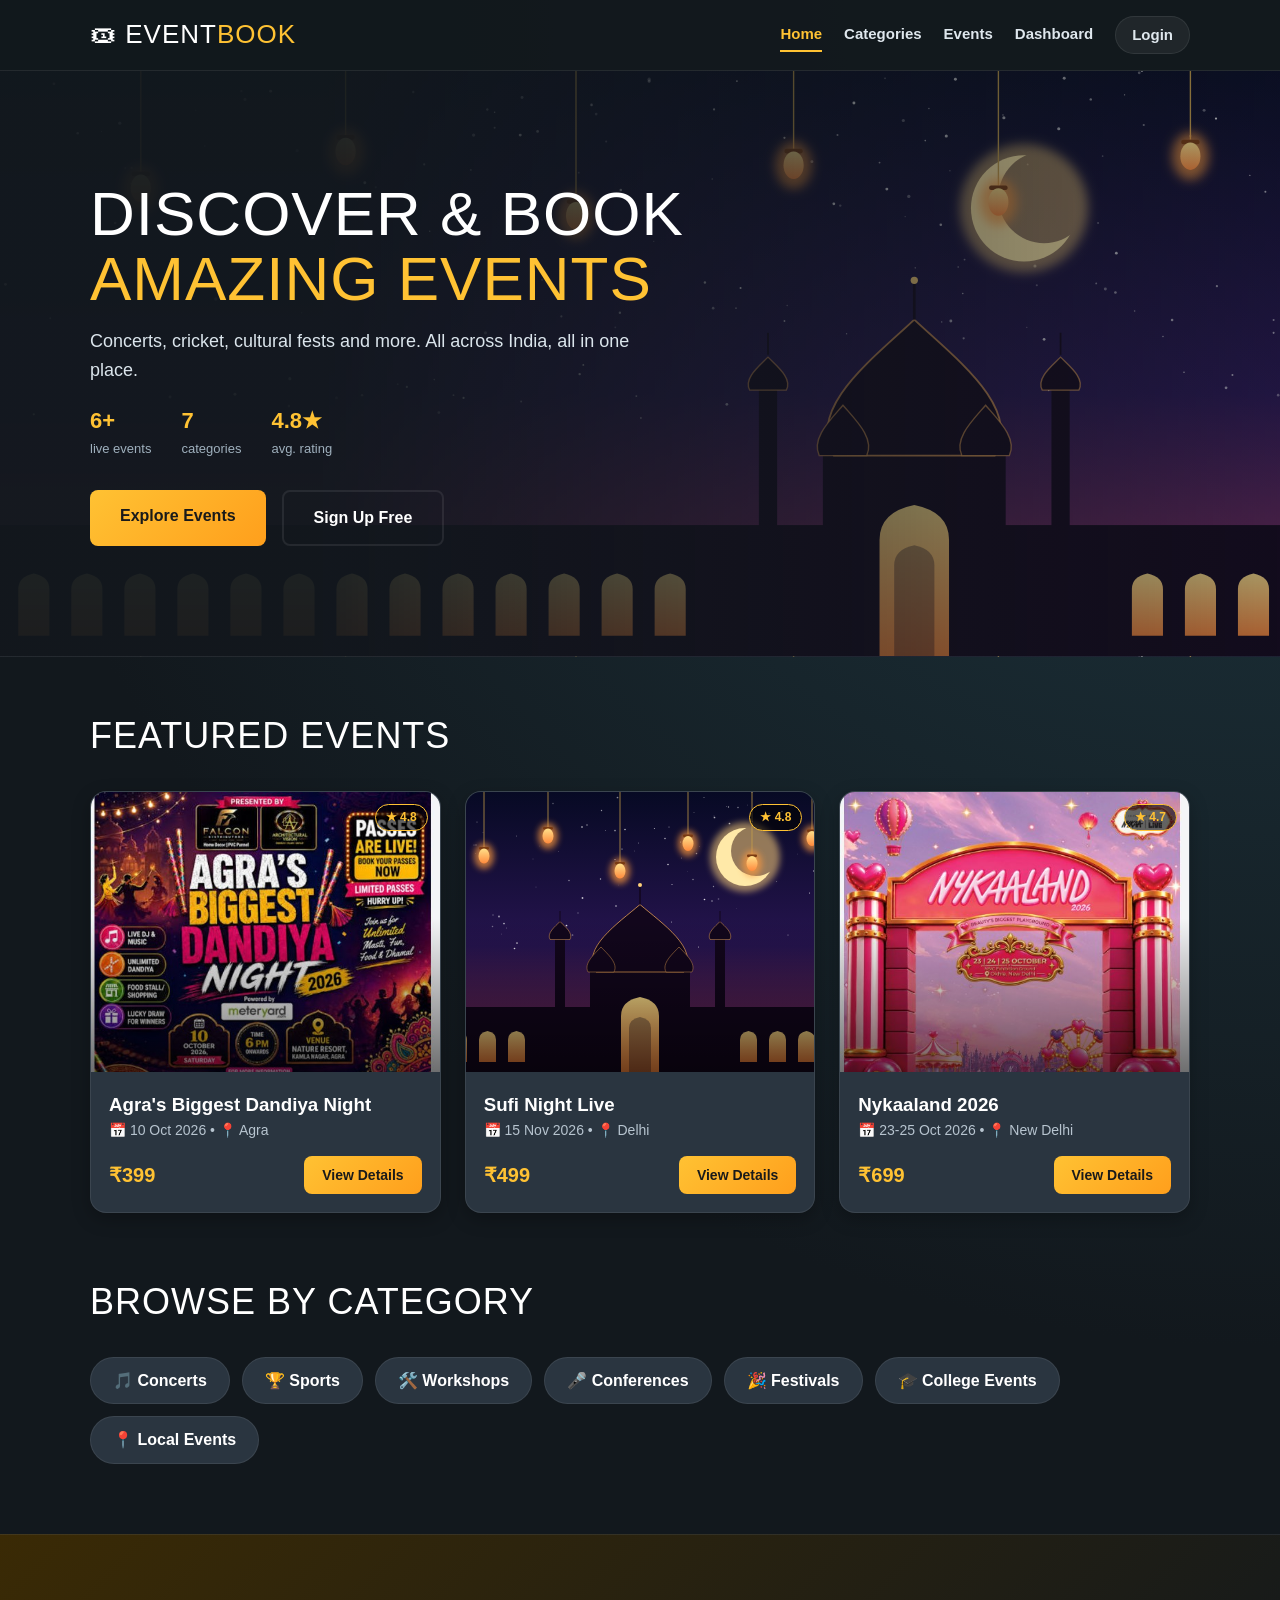
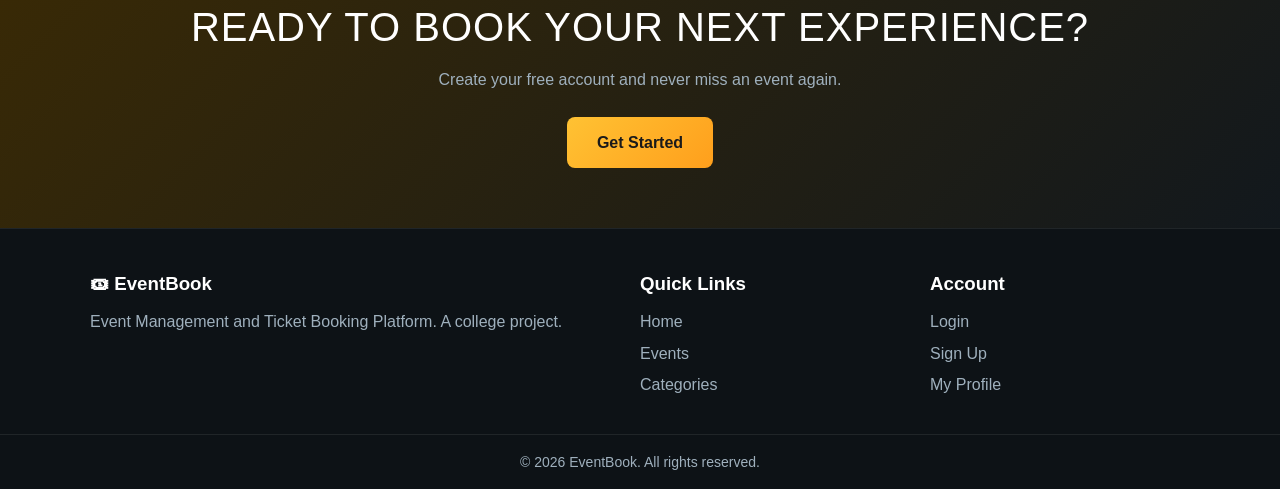
<file: member4-frontend/index.html>
<!DOCTYPE html>
<html lang="en">
<head>
    <meta charset="UTF-8">
    <meta name="viewport" content="width=device-width, initial-scale=1.0">
    <title>EventBook | Event Management and Ticket Booking</title>
    <link rel="stylesheet" href="style.css">
</head>
<body>

    <!-- Header / Navigation -->
    <header class="site-header">
        <div class="wrapper header-inner">
            <a href="index.html" class="logo">🎟 Event<span>Book</span></a>
            <nav class="top-menu">
                <a href="index.html" class="active">Home</a>
                <a href="../member3-events/categories.html">Categories</a>
                <a href="../member3-events/events.html">Events</a>
                <a href="../member2-user/dashboard.html">Dashboard</a>
                <a href="../member1-auth/login.html" class="login-btn">Login</a>
            </nav>
        </div>
    </header>

    <!-- Hero -->
    <section class="hero">
        <div class="wrapper hero-content">
            <h1>Discover &amp; Book <span>Amazing Events</span></h1>
            <p>Concerts, cricket, cultural fests and more. All across India, all in one place.</p>
            <div class="hero-stats">
                <div><strong>6+</strong><span>live events</span></div>
                <div><strong>7</strong><span>categories</span></div>
                <div><strong>4.8★</strong><span>avg. rating</span></div>
            </div>
            <div class="hero-links">
                <a href="../member3-events/events.html" class="main-link">Explore Events</a>
                <a href="../member1-auth/signup.html" class="outline-link">Sign Up Free</a>
            </div>
        </div>
    </section>

    <!-- Featured events -->
    <section class="section wrapper">
        <h2 class="section-title">Featured Events</h2>
        <div class="featured-grid">
            <article class="featured-item">
                <div class="featured-image-wrap">
                    <div class="featured-image">
                        <img src="images/dandiya-night.jpg" alt="Agra's Biggest Dandiya Night">
                        <span class="rating">★ 4.8</span>
                    </div>
                </div>
                <div class="featured-body">
                    <h3>Agra's Biggest Dandiya Night</h3>
                    <p>📅 10 Oct 2026 &bull; 📍 Agra</p>
                    <div class="featured-bottom">
                        <span class="price">₹399</span>
                        <a href="../member3-events/event-details.html" class="small-link">View Details</a>
                    </div>
                </div>
            </article>

            <article class="featured-item">
                <div class="featured-image-wrap">
                    <div class="featured-image">
                        <img src="images/sufi-night.svg" alt="Sufi Night Live">
                        <span class="rating">★ 4.8</span>
                    </div>
                </div>
                <div class="featured-body">
                    <h3>Sufi Night Live</h3>
                    <p>📅 15 Nov 2026 &bull; 📍 Delhi</p>
                    <div class="featured-bottom">
                        <span class="price">₹499</span>
                        <a href="../member3-events/event-details.html" class="small-link">View Details</a>
                    </div>
                </div>
            </article>

            <article class="featured-item">
                <div class="featured-image-wrap">
                    <div class="featured-image">
                        <img src="images/nykaaland.jpg" alt="Nykaaland 2026">
                        <span class="rating">★ 4.7</span>
                    </div>
                </div>
                <div class="featured-body">
                    <h3>Nykaaland 2026</h3>
                    <p>📅 23-25 Oct 2026 &bull; 📍 New Delhi</p>
                    <div class="featured-bottom">
                        <span class="price">₹699</span>
                        <a href="../member3-events/event-details.html" class="small-link">View Details</a>
                    </div>
                </div>
            </article>

        </div>
    </section>

    <!-- Categories preview -->
    <section class="section wrapper">
        <h2 class="section-title">Browse by Category</h2>
        <div class="category-preview">
            <a href="../member3-events/categories.html">🎵 Concerts</a>
            <a href="../member3-events/categories.html">🏆 Sports</a>
            <a href="../member3-events/categories.html">🛠️ Workshops</a>
            <a href="../member3-events/categories.html">🎤 Conferences</a>
            <a href="../member3-events/categories.html">🎉 Festivals</a>
            <a href="../member3-events/categories.html">🎓 College Events</a>
            <a href="../member3-events/categories.html">📍 Local Events</a>
        </div>
    </section>

    <!-- Call to action -->
    <section class="cta-section">
        <div class="wrapper">
            <h2>Ready to book your next experience?</h2>
            <p>Create your free account and never miss an event again.</p>
            <a href="../member1-auth/signup.html" class="main-link">Get Started</a>
        </div>
    </section>

    <!-- Footer -->
    <footer class="site-footer">
        <div class="wrapper footer-grid">
            <div>
                <h3>🎟 EventBook</h3>
                <p>Event Management and Ticket Booking Platform. A college project.</p>
            </div>
            <div>
                <h3>Quick Links</h3>
                <ul>
                    <li><a href="index.html">Home</a></li>
                    <li><a href="../member3-events/events.html">Events</a></li>
                    <li><a href="../member3-events/categories.html">Categories</a></li>
                </ul>
            </div>
            <div>
                <h3>Account</h3>
                <ul>
                    <li><a href="../member1-auth/login.html">Login</a></li>
                    <li><a href="../member1-auth/signup.html">Sign Up</a></li>
                    <li><a href="../member2-user/profile.html">My Profile</a></li>
                </ul>
            </div>
        </div>
        <p class="copyright">&copy; 2026 EventBook. All rights reserved.</p>
    </footer>

</body>
</html>
</file>
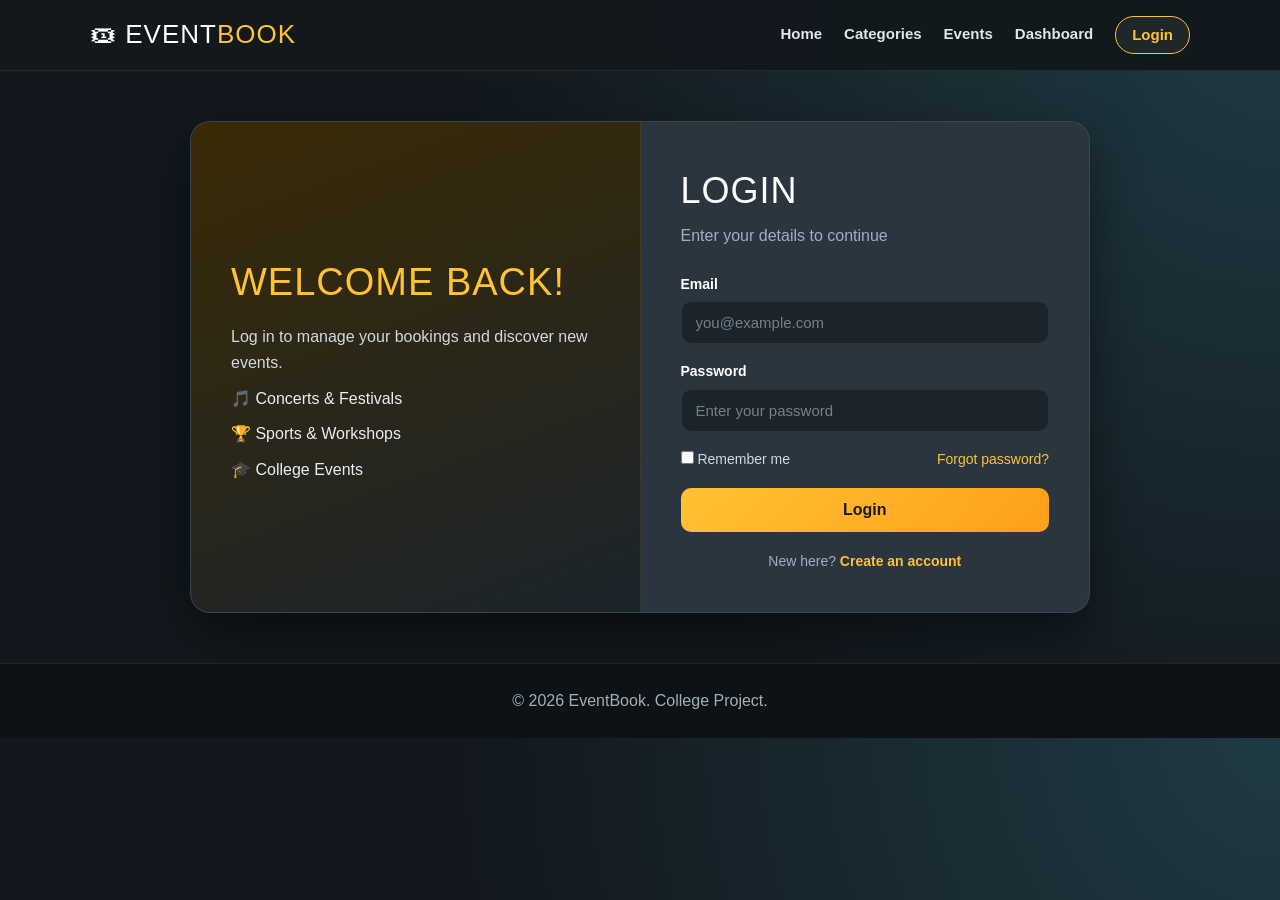
<file: member1-auth/login.html>
<!DOCTYPE html>
<html lang="en">
<head>
    <meta charset="UTF-8">
    <meta name="viewport" content="width=device-width, initial-scale=1.0">
    <title>Login | EventBook</title>
    <link rel="stylesheet" href="auth.css">
</head>
<body>

    <header class="site-header">
        <div class="wrapper header-inner">
            <a href="../member4-frontend/index.html" class="logo">🎟 Event<span>Book</span></a>
            <nav class="top-menu">
                <a href="../member4-frontend/index.html">Home</a>
                <a href="../member3-events/categories.html">Categories</a>
                <a href="../member3-events/events.html">Events</a>
                <a href="../member2-user/dashboard.html">Dashboard</a>
                <a href="login.html" class="login-btn active">Login</a>
            </nav>
        </div>
    </header>

    <!-- Login section -->
    <main class="auth-main">
        <div class="wrapper">
            <div class="auth-box">

                <div class="auth-info">
                    <h2>Welcome Back!</h2>
                    <p>Log in to manage your bookings and discover new events.</p>
                    <ul>
                        <li>🎵 Concerts &amp; Festivals</li>
                        <li>🏆 Sports &amp; Workshops</li>
                        <li>🎓 College Events</li>
                    </ul>
                </div>

                <div class="auth-form-area">
                    <h1>Login</h1>
                    <p class="subtitle">Enter your details to continue</p>

                    <!-- Static form: backend will be connected in a later phase -->
                    <form action="#" method="post">
                        <div class="form-group">
                            <label for="email">Email</label>
                            <input type="email" id="email" placeholder="you@example.com" required>
                        </div>

                        <div class="form-group">
                            <label for="password">Password</label>
                            <input type="password" id="password" placeholder="Enter your password" required>
                        </div>

                        <div class="remember-row">
                            <label><input type="checkbox"> Remember me</label>
                            <a href="#" class="small-link">Forgot password?</a>
                        </div>

                        <button type="submit" class="submit-button">Login</button>
                    </form>

                    <p class="switch-text">
                        New here? <a href="signup.html">Create an account</a>
                    </p>
                </div>

            </div>
        </div>
    </main>

    <footer class="site-footer">
        <p>&copy; 2026 EventBook. College Project.</p>
    </footer>

</body>
</html>
</file>
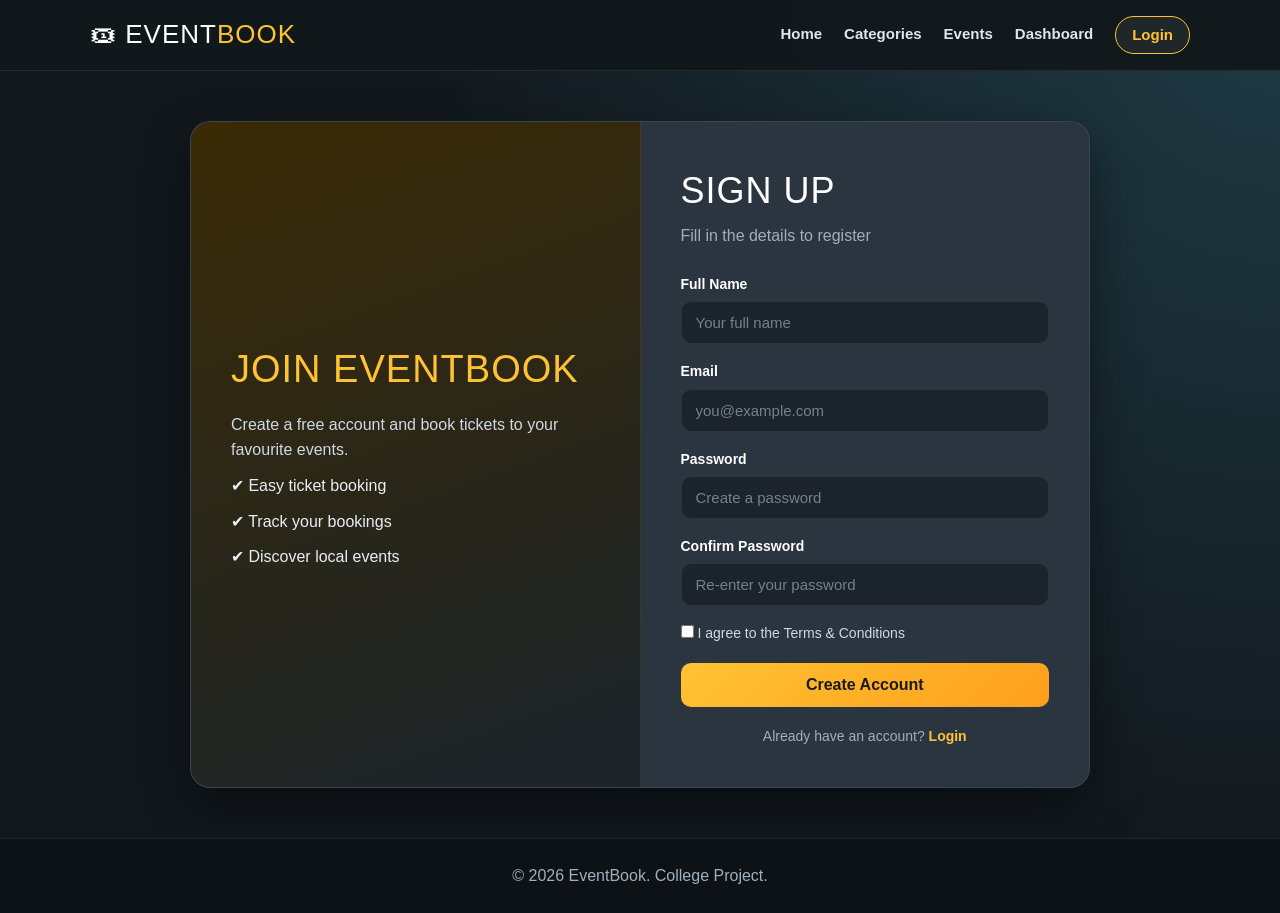
<file: member1-auth/signup.html>
<!DOCTYPE html>
<html lang="en">
<head>
    <meta charset="UTF-8">
    <meta name="viewport" content="width=device-width, initial-scale=1.0">
    <title>Sign Up | EventBook</title>
    <link rel="stylesheet" href="auth.css">
</head>
<body>

    <header class="site-header">
        <div class="wrapper header-inner">
            <a href="../member4-frontend/index.html" class="logo">🎟 Event<span>Book</span></a>
            <nav class="top-menu">
                <a href="../member4-frontend/index.html">Home</a>
                <a href="../member3-events/categories.html">Categories</a>
                <a href="../member3-events/events.html">Events</a>
                <a href="../member2-user/dashboard.html">Dashboard</a>
                <a href="login.html" class="login-btn active">Login</a>
            </nav>
        </div>
    </header>

    <main class="auth-main">
        <div class="wrapper">
            <div class="auth-box">

                <div class="auth-info">
                    <h2>Join EventBook</h2>
                    <p>Create a free account and book tickets to your favourite events.</p>
                    <ul>
                        <li>✔ Easy ticket booking</li>
                        <li>✔ Track your bookings</li>
                        <li>✔ Discover local events</li>
                    </ul>
                </div>

                <div class="auth-form-area">
                    <h1>Sign Up</h1>
                    <p class="subtitle">Fill in the details to register</p>

                    <form action="#" method="post">
                        <div class="form-group">
                            <label for="name">Full Name</label>
                            <input type="text" id="name" placeholder="Your full name" required>
                        </div>

                        <div class="form-group">
                            <label for="email">Email</label>
                            <input type="email" id="email" placeholder="you@example.com" required>
                        </div>

                        <div class="form-group">
                            <label for="password">Password</label>
                            <input type="password" id="password" placeholder="Create a password" required>
                        </div>

                        <div class="form-group">
                            <label for="confirm">Confirm Password</label>
                            <input type="password" id="confirm" placeholder="Re-enter your password" required>
                        </div>

                        <div class="remember-row">
                            <label><input type="checkbox" required> I agree to the Terms &amp; Conditions</label>
                        </div>

                        <button type="submit" class="submit-button">Create Account</button>
                    </form>

                    <p class="switch-text">
                        Already have an account? <a href="login.html">Login</a>
                    </p>
                </div>

            </div>
        </div>
    </main>

    <footer class="site-footer">
        <p>&copy; 2026 EventBook. College Project.</p>
    </footer>

</body>
</html>
</file>
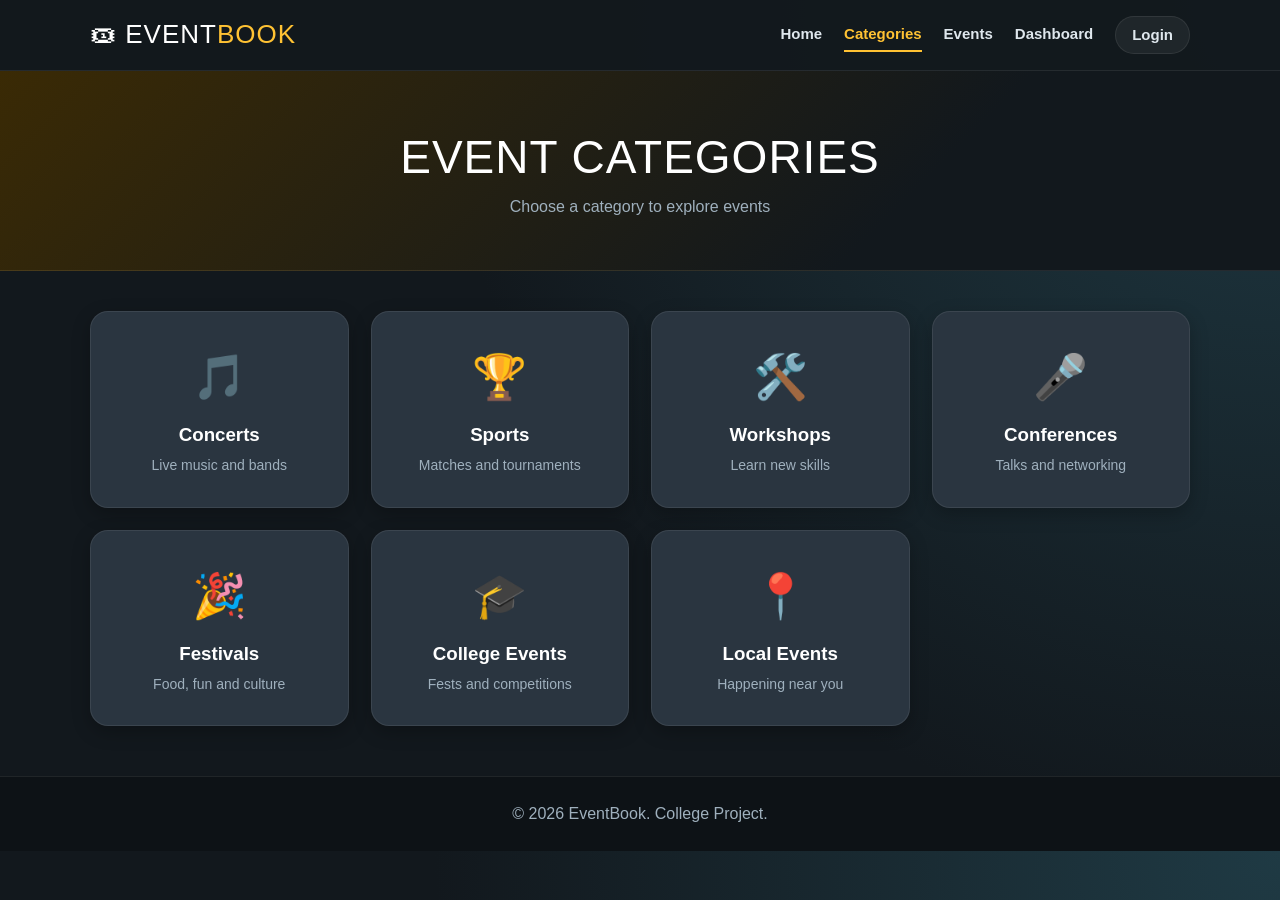
<file: member3-events/categories.html>
<!DOCTYPE html>
<html lang="en">
<head>
    <meta charset="UTF-8">
    <meta name="viewport" content="width=device-width, initial-scale=1.0">
    <title>Categories | EventBook</title>
    <link rel="stylesheet" href="events.css">
</head>
<body>

    <header class="site-header">
        <div class="wrapper header-inner">
            <a href="../member4-frontend/index.html" class="logo">🎟 Event<span>Book</span></a>
            <nav class="top-menu">
                <a href="../member4-frontend/index.html">Home</a>
                <a href="categories.html" class="active">Categories</a>
                <a href="events.html">Events</a>
                <a href="../member2-user/dashboard.html">Dashboard</a>
                <a href="../member1-auth/login.html" class="login-btn">Login</a>
            </nav>
        </div>
    </header>

    <section class="page-heading">
        <div class="wrapper">
            <h1>Event Categories</h1>
            <p>Choose a category to explore events</p>
        </div>
    </section>

    <main class="wrapper">
        <div class="category-grid">

            <a href="events.html" class="category-tile">
                <span class="category-icon">🎵</span>
                <h3>Concerts</h3>
                <p>Live music and bands</p>
            </a>

            <a href="events.html" class="category-tile">
                <span class="category-icon">🏆</span>
                <h3>Sports</h3>
                <p>Matches and tournaments</p>
            </a>

            <a href="events.html" class="category-tile">
                <span class="category-icon">🛠️</span>
                <h3>Workshops</h3>
                <p>Learn new skills</p>
            </a>

            <a href="events.html" class="category-tile">
                <span class="category-icon">🎤</span>
                <h3>Conferences</h3>
                <p>Talks and networking</p>
            </a>

            <a href="events.html" class="category-tile">
                <span class="category-icon">🎉</span>
                <h3>Festivals</h3>
                <p>Food, fun and culture</p>
            </a>

            <a href="events.html" class="category-tile">
                <span class="category-icon">🎓</span>
                <h3>College Events</h3>
                <p>Fests and competitions</p>
            </a>

            <a href="events.html" class="category-tile">
                <span class="category-icon">📍</span>
                <h3>Local Events</h3>
                <p>Happening near you</p>
            </a>

        </div>
    </main>

    <footer class="site-footer">
        <p>&copy; 2026 EventBook. College Project.</p>
    </footer>

</body>
</html>
</file>
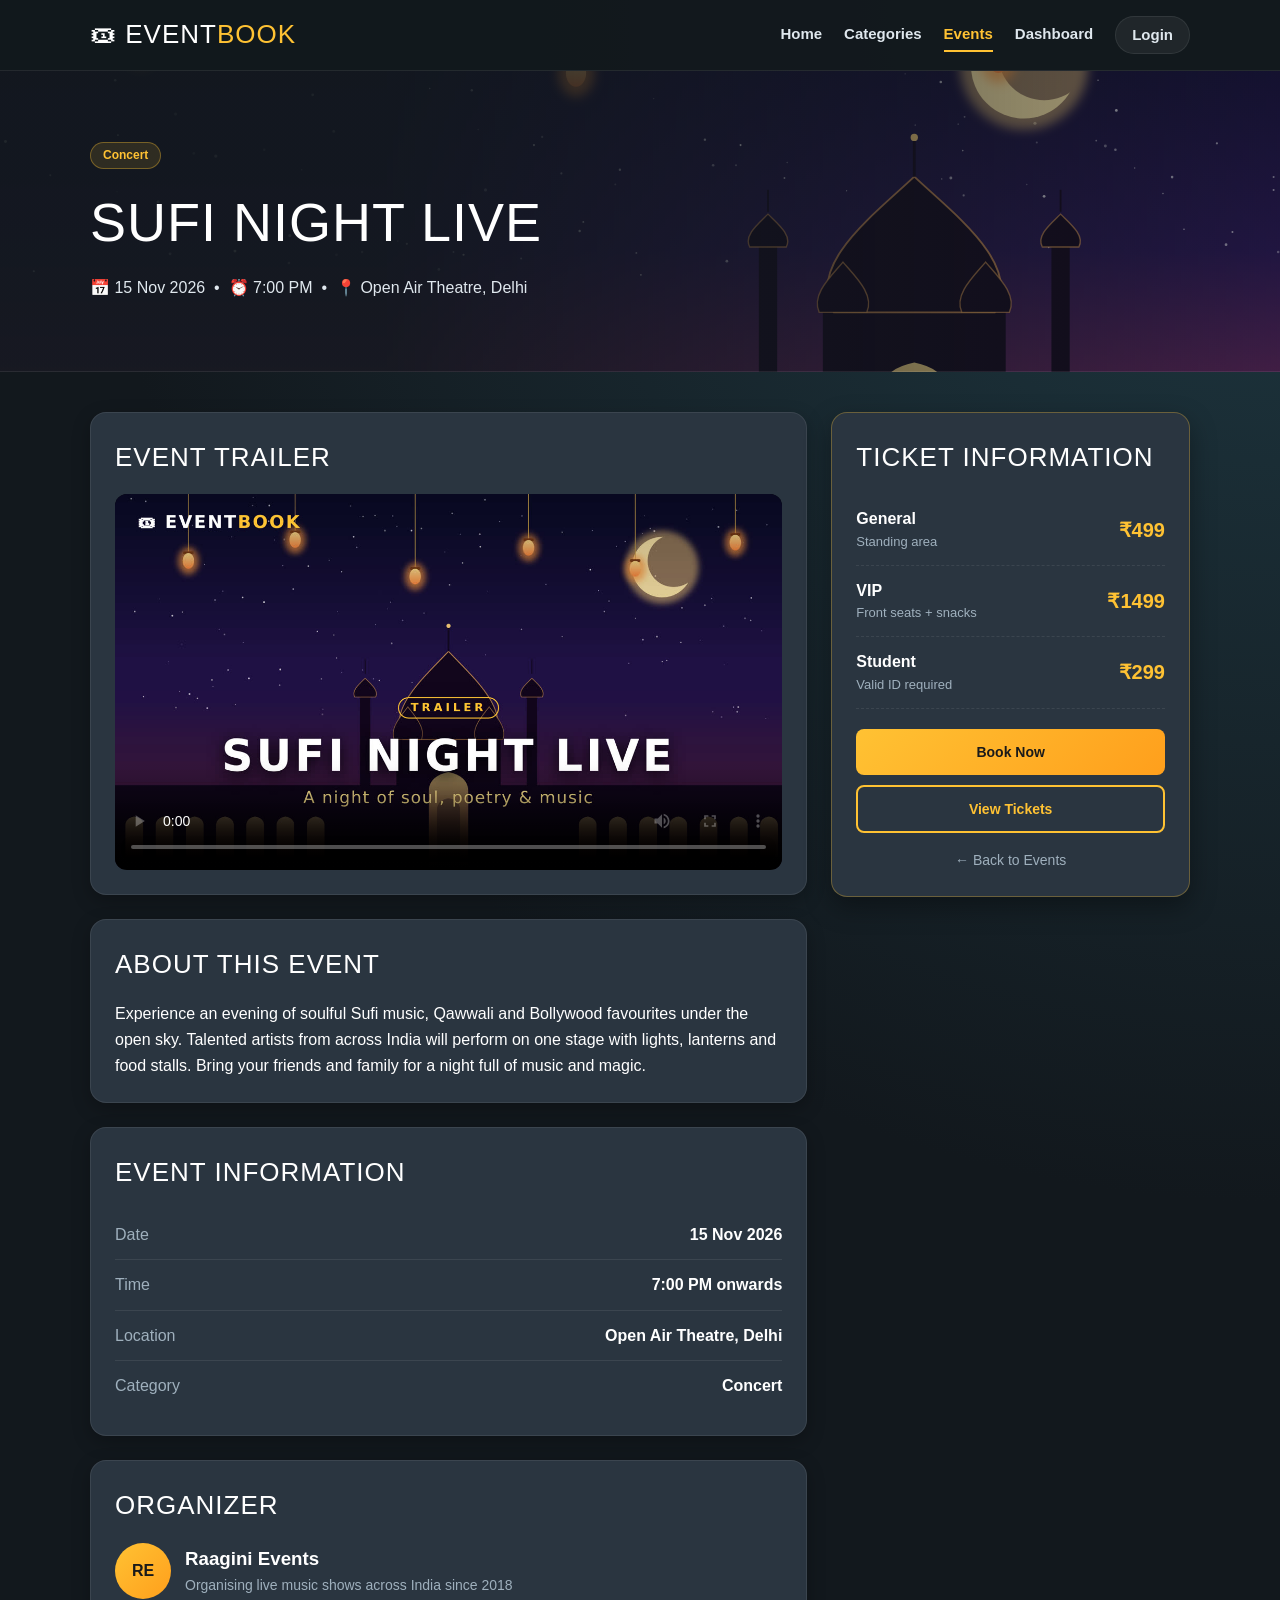
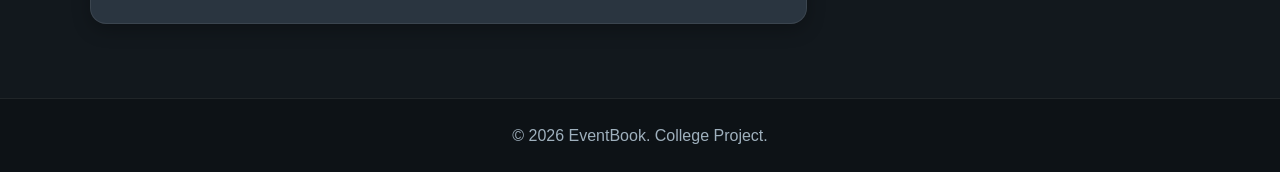
<file: member3-events/event-details.html>
<!DOCTYPE html>
<html lang="en">
<head>
    <meta charset="UTF-8">
    <meta name="viewport" content="width=device-width, initial-scale=1.0">
    <title>Event Details | EventBook</title>
    <link rel="stylesheet" href="events.css">
</head>
<body>

    <header class="site-header">
        <div class="wrapper header-inner">
            <a href="../member4-frontend/index.html" class="logo">🎟 Event<span>Book</span></a>
            <nav class="top-menu">
                <a href="../member4-frontend/index.html">Home</a>
                <a href="categories.html">Categories</a>
                <a href="events.html" class="active">Events</a>
                <a href="../member2-user/dashboard.html">Dashboard</a>
                <a href="../member1-auth/login.html" class="login-btn">Login</a>
            </nav>
        </div>
    </header>

    <!-- Event banner -->
    <section class="details-banner">
        <div class="wrapper">
            <span class="category-tag">Concert</span>
            <h1>Sufi Night Live</h1>
            <p>📅 15 Nov 2026 &nbsp;&bull;&nbsp; ⏰ 7:00 PM &nbsp;&bull;&nbsp; 📍 Open Air Theatre, Delhi</p>
        </div>
    </section>

    <main class="wrapper details-layout">

        <!-- Left side -->
        <section>
            <div class="panel">
                <h2>Event Trailer</h2>
                <!-- Plain HTML5 video: no JavaScript needed -->
                <video class="trailer" controls preload="metadata" poster="media/trailer-poster.jpg">
                    <source src="media/sufi-night-trailer.mp4" type="video/mp4">
                    Your browser does not support the video tag.
                </video>
            </div>

            <div class="panel">
                <h2>About This Event</h2>
                <p>
                    Experience an evening of soulful Sufi music, Qawwali and Bollywood favourites under the open sky. Talented artists from across India will perform on one stage with lights, lanterns and food stalls. Bring your friends and family for a night full of music and magic.
                </p>
            </div>

            <div class="panel">
                <h2>Event Information</h2>
                <ul class="info-list">
                    <li><span>Date</span><strong>15 Nov 2026</strong></li>
                    <li><span>Time</span><strong>7:00 PM onwards</strong></li>
                    <li><span>Location</span><strong>Open Air Theatre, Delhi</strong></li>
                    <li><span>Category</span><strong>Concert</strong></li>
                </ul>
            </div>

            <div class="panel">
                <h2>Organizer</h2>
                <div class="organizer-box">
                    <div class="organizer-logo">RE</div>
                    <div>
                        <h3>Raagini Events</h3>
                        <p>Organising live music shows across India since 2018</p>
                    </div>
                </div>
            </div>
        </section>

        <!-- Right side: tickets -->
        <aside class="ticket-panel">
            <h2>Ticket Information</h2>

            <div class="ticket-row">
                <div>
                    <strong>General</strong>
                    <p>Standing area</p>
                </div>
                <span class="price">₹499</span>
            </div>

            <div class="ticket-row">
                <div>
                    <strong>VIP</strong>
                    <p>Front seats + snacks</p>
                </div>
                <span class="price">₹1499</span>
            </div>

            <div class="ticket-row">
                <div>
                    <strong>Student</strong>
                    <p>Valid ID required</p>
                </div>
                <span class="price">₹299</span>
            </div>

            <!-- Booking will be added in a later phase -->
            <a href="#" class="book-link">Book Now</a>
            <a href="#" class="tickets-link">View Tickets</a>
            <a href="events.html" class="back-link">← Back to Events</a>
        </aside>

    </main>

    <footer class="site-footer">
        <p>&copy; 2026 EventBook. College Project.</p>
    </footer>

</body>
</html>
</file>
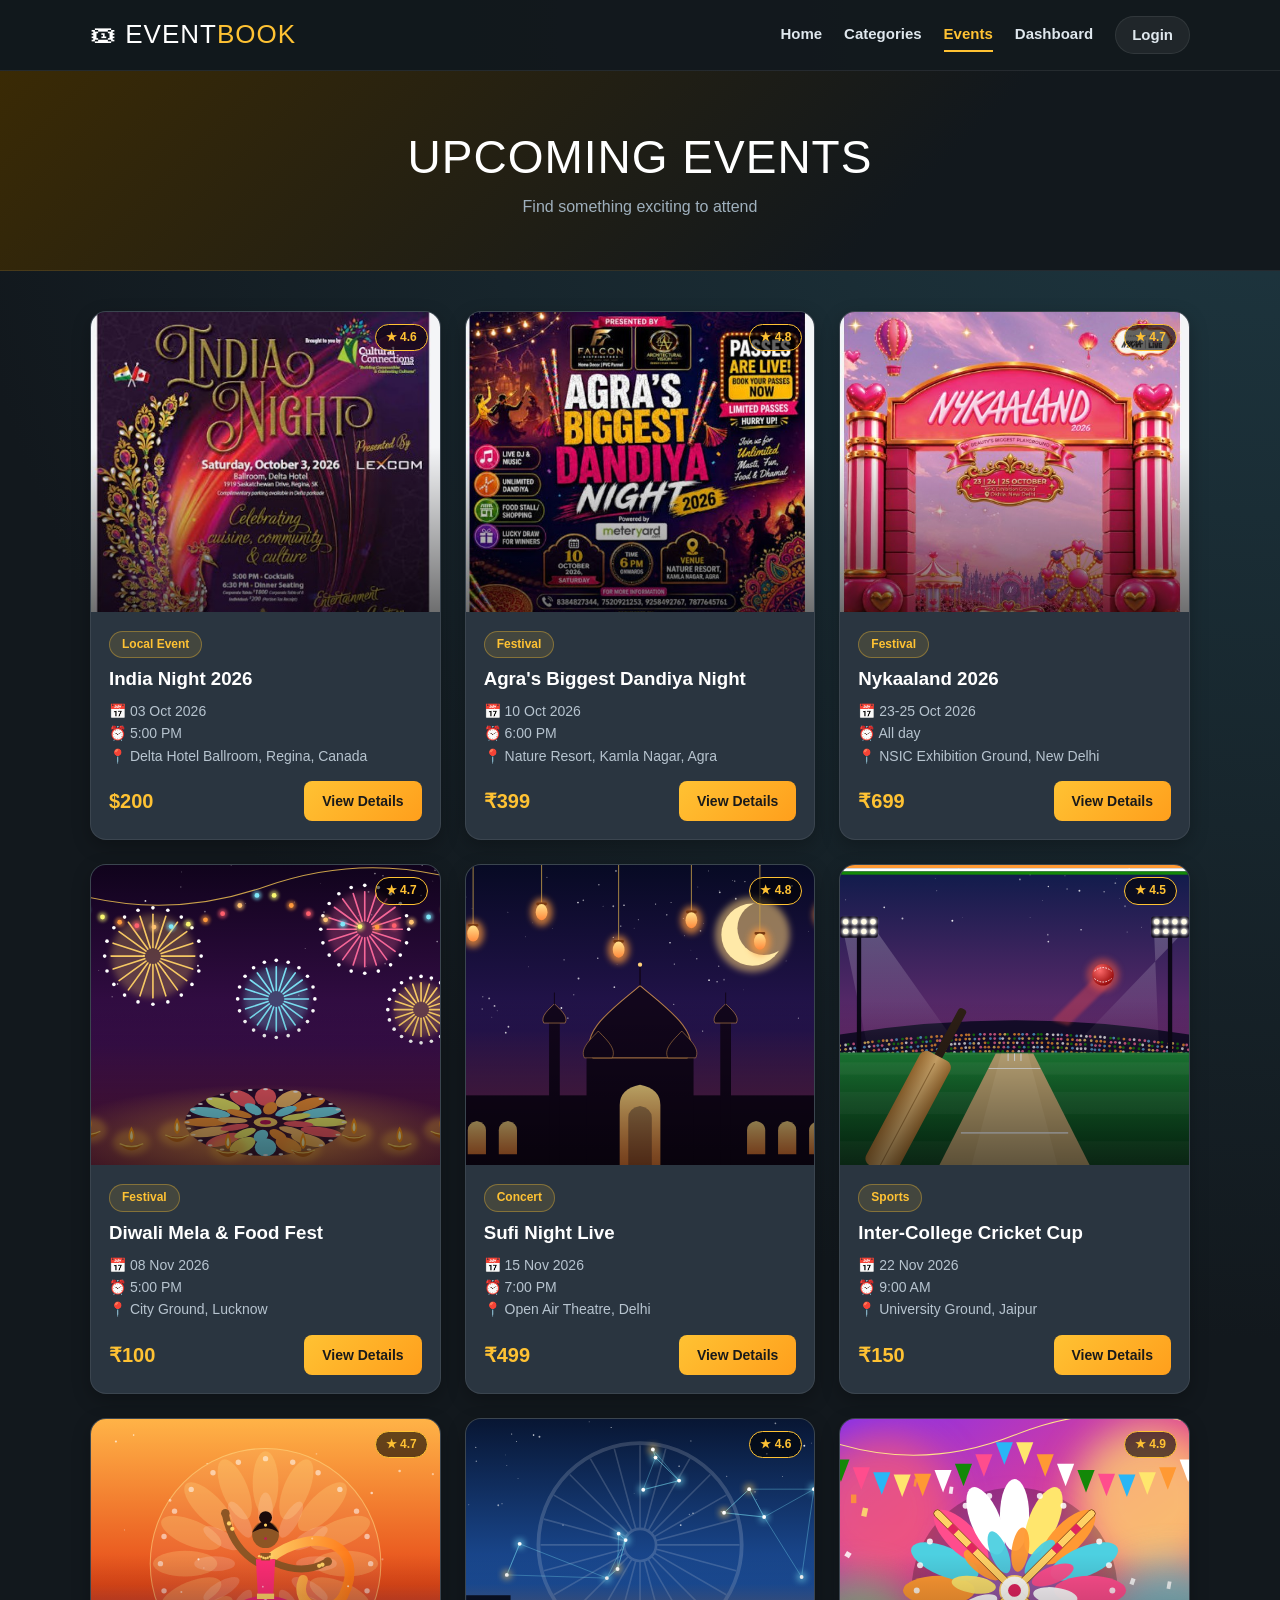
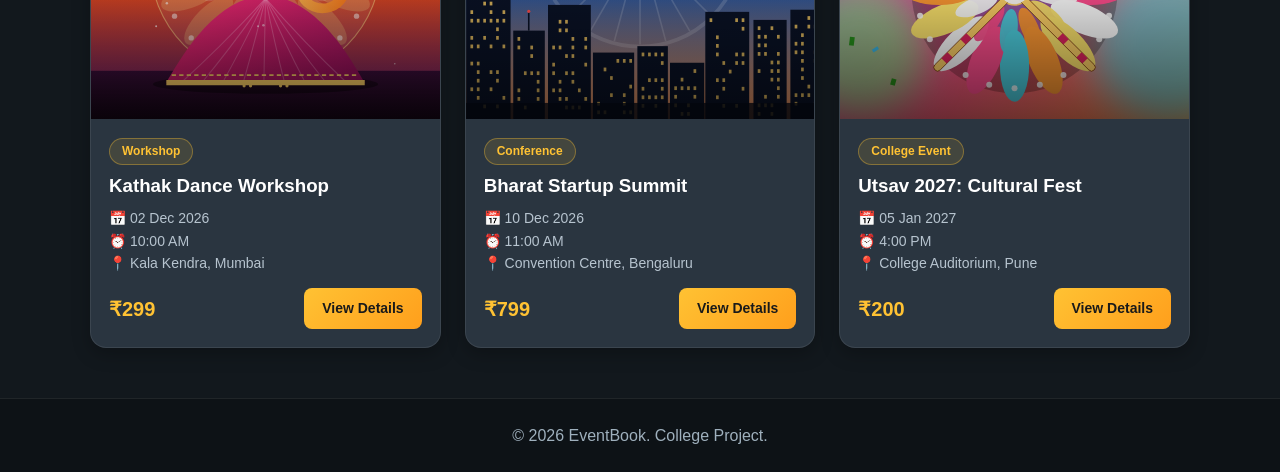
<file: member3-events/events.html>
<!DOCTYPE html>
<html lang="en">
<head>
    <meta charset="UTF-8">
    <meta name="viewport" content="width=device-width, initial-scale=1.0">
    <title>Events | EventBook</title>
    <link rel="stylesheet" href="events.css">
</head>
<body>

    <header class="site-header">
        <div class="wrapper header-inner">
            <a href="../member4-frontend/index.html" class="logo">🎟 Event<span>Book</span></a>
            <nav class="top-menu">
                <a href="../member4-frontend/index.html">Home</a>
                <a href="categories.html">Categories</a>
                <a href="events.html" class="active">Events</a>
                <a href="../member2-user/dashboard.html">Dashboard</a>
                <a href="../member1-auth/login.html" class="login-btn">Login</a>
            </nav>
        </div>
    </header>

    <section class="page-heading">
        <div class="wrapper">
            <h1>Upcoming Events</h1>
            <p>Find something exciting to attend</p>
        </div>
    </section>

    <main class="wrapper">
        <div class="event-grid">
            <article class="event-item">
                <div class="event-image-wrap">
                    <div class="event-image">
                        <img src="images/india-night.jpg" alt="India Night 2026">
                        <span class="rating">★ 4.6</span>
                    </div>
                </div>
                <div class="event-body">
                    <span class="category-tag">Local Event</span>
                    <h3>India Night 2026</h3>
                    <p>📅 03 Oct 2026</p>
                    <p>⏰ 5:00 PM</p>
                    <p>📍 Delta Hotel Ballroom, Regina, Canada</p>
                    <div class="event-bottom">
                        <span class="price">$200</span>
                        <a href="event-details.html" class="view-link">View Details</a>
                    </div>
                </div>
            </article>

            <article class="event-item">
                <div class="event-image-wrap">
                    <div class="event-image">
                        <img src="images/dandiya-night.jpg" alt="Agra's Biggest Dandiya Night">
                        <span class="rating">★ 4.8</span>
                    </div>
                </div>
                <div class="event-body">
                    <span class="category-tag">Festival</span>
                    <h3>Agra's Biggest Dandiya Night</h3>
                    <p>📅 10 Oct 2026</p>
                    <p>⏰ 6:00 PM</p>
                    <p>📍 Nature Resort, Kamla Nagar, Agra</p>
                    <div class="event-bottom">
                        <span class="price">₹399</span>
                        <a href="event-details.html" class="view-link">View Details</a>
                    </div>
                </div>
            </article>

            <article class="event-item">
                <div class="event-image-wrap">
                    <div class="event-image">
                        <img src="images/nykaaland.jpg" alt="Nykaaland 2026">
                        <span class="rating">★ 4.7</span>
                    </div>
                </div>
                <div class="event-body">
                    <span class="category-tag">Festival</span>
                    <h3>Nykaaland 2026</h3>
                    <p>📅 23-25 Oct 2026</p>
                    <p>⏰ All day</p>
                    <p>📍 NSIC Exhibition Ground, New Delhi</p>
                    <div class="event-bottom">
                        <span class="price">₹699</span>
                        <a href="event-details.html" class="view-link">View Details</a>
                    </div>
                </div>
            </article>

            <article class="event-item">
                <div class="event-image-wrap">
                    <div class="event-image">
                        <img src="images/diwali-mela.svg" alt="Diwali Mela &amp; Food Fest">
                        <span class="rating">★ 4.7</span>
                    </div>
                </div>
                <div class="event-body">
                    <span class="category-tag">Festival</span>
                    <h3>Diwali Mela &amp; Food Fest</h3>
                    <p>📅 08 Nov 2026</p>
                    <p>⏰ 5:00 PM</p>
                    <p>📍 City Ground, Lucknow</p>
                    <div class="event-bottom">
                        <span class="price">₹100</span>
                        <a href="event-details.html" class="view-link">View Details</a>
                    </div>
                </div>
            </article>

            <article class="event-item">
                <div class="event-image-wrap">
                    <div class="event-image">
                        <img src="images/sufi-night.svg" alt="Sufi Night Live">
                        <span class="rating">★ 4.8</span>
                    </div>
                </div>
                <div class="event-body">
                    <span class="category-tag">Concert</span>
                    <h3>Sufi Night Live</h3>
                    <p>📅 15 Nov 2026</p>
                    <p>⏰ 7:00 PM</p>
                    <p>📍 Open Air Theatre, Delhi</p>
                    <div class="event-bottom">
                        <span class="price">₹499</span>
                        <a href="event-details.html" class="view-link">View Details</a>
                    </div>
                </div>
            </article>

            <article class="event-item">
                <div class="event-image-wrap">
                    <div class="event-image">
                        <img src="images/cricket-cup.svg" alt="Inter-College Cricket Cup">
                        <span class="rating">★ 4.5</span>
                    </div>
                </div>
                <div class="event-body">
                    <span class="category-tag">Sports</span>
                    <h3>Inter-College Cricket Cup</h3>
                    <p>📅 22 Nov 2026</p>
                    <p>⏰ 9:00 AM</p>
                    <p>📍 University Ground, Jaipur</p>
                    <div class="event-bottom">
                        <span class="price">₹150</span>
                        <a href="event-details.html" class="view-link">View Details</a>
                    </div>
                </div>
            </article>

            <article class="event-item">
                <div class="event-image-wrap">
                    <div class="event-image">
                        <img src="images/kathak-workshop.svg" alt="Kathak Dance Workshop">
                        <span class="rating">★ 4.7</span>
                    </div>
                </div>
                <div class="event-body">
                    <span class="category-tag">Workshop</span>
                    <h3>Kathak Dance Workshop</h3>
                    <p>📅 02 Dec 2026</p>
                    <p>⏰ 10:00 AM</p>
                    <p>📍 Kala Kendra, Mumbai</p>
                    <div class="event-bottom">
                        <span class="price">₹299</span>
                        <a href="event-details.html" class="view-link">View Details</a>
                    </div>
                </div>
            </article>

            <article class="event-item">
                <div class="event-image-wrap">
                    <div class="event-image">
                        <img src="images/startup-summit.svg" alt="Bharat Startup Summit">
                        <span class="rating">★ 4.6</span>
                    </div>
                </div>
                <div class="event-body">
                    <span class="category-tag">Conference</span>
                    <h3>Bharat Startup Summit</h3>
                    <p>📅 10 Dec 2026</p>
                    <p>⏰ 11:00 AM</p>
                    <p>📍 Convention Centre, Bengaluru</p>
                    <div class="event-bottom">
                        <span class="price">₹799</span>
                        <a href="event-details.html" class="view-link">View Details</a>
                    </div>
                </div>
            </article>

            <article class="event-item">
                <div class="event-image-wrap">
                    <div class="event-image">
                        <img src="images/utsav-fest.svg" alt="Utsav 2027: Cultural Fest">
                        <span class="rating">★ 4.9</span>
                    </div>
                </div>
                <div class="event-body">
                    <span class="category-tag">College Event</span>
                    <h3>Utsav 2027: Cultural Fest</h3>
                    <p>📅 05 Jan 2027</p>
                    <p>⏰ 4:00 PM</p>
                    <p>📍 College Auditorium, Pune</p>
                    <div class="event-bottom">
                        <span class="price">₹200</span>
                        <a href="event-details.html" class="view-link">View Details</a>
                    </div>
                </div>
            </article>

        </div>
    </main>

    <footer class="site-footer">
        <p>&copy; 2026 EventBook. College Project.</p>
    </footer>

</body>
</html>
</file>
<file: member4-frontend/style.css>
/* ===== Colours and fonts (change them here) ===== */
:root {
    --bg: #12181d;
    --bg-soft: #1b242b;
    --card: #2a3540;
    --line: rgba(255, 255, 255, 0.08);
    --text: #ffffff;
    --muted: #9fb0bd;
    --accent: #ffc233;
    --button: linear-gradient(135deg, #ffc233, #ff9f1c);
    --heading-font: Impact, "Arial Narrow Bold", "Arial Narrow", sans-serif;
}

/* ===== Base ===== */
* { margin: 0; padding: 0; box-sizing: border-box; }

body {
    font-family: "Segoe UI", Arial, Helvetica, sans-serif;
    background-color: var(--bg);
    background-image: radial-gradient(circle at top right, #1f3a44, var(--bg) 55%);
    color: var(--text);
    line-height: 1.6;
}

a { text-decoration: none; color: inherit; }
ul { list-style: none; }

h1, h2 {
    font-family: var(--heading-font);
    font-weight: normal;
    text-transform: uppercase;
    letter-spacing: 1px;
}

.wrapper { width: 90%; max-width: 1100px; margin: 0 auto; }

/* ===== Header ===== */
.site-header {
    background: rgba(18, 24, 29, 0.96);
    border-bottom: 1px solid var(--line);
    position: sticky;
    top: 0;
    z-index: 10;
}

.header-inner {
    display: flex;
    justify-content: space-between;
    align-items: center;
    flex-wrap: wrap;
    gap: 10px;
    padding: 14px 0;
}

.logo {
    font-family: var(--heading-font);
    font-size: 26px;
    letter-spacing: 1px;
    text-transform: uppercase;
    color: #fff;
}

.logo span { color: var(--accent); }

.top-menu { display: flex; flex-wrap: wrap; align-items: center; gap: 22px; }

.top-menu a {
    padding: 4px 0;
    font-size: 15px;
    font-weight: 600;
    color: #dfe7ed;
    border-bottom: 2px solid transparent;
    transition: color 0.3s, border-color 0.3s;
}

.top-menu a:hover,
.top-menu a.active { color: var(--accent); border-color: var(--accent); }

.top-menu a.login-btn {
    padding: 6px 16px;
    border: 1px solid var(--line);
    border-radius: 20px;
    background: rgba(255, 255, 255, 0.06);
}

.top-menu a.login-btn:hover,
.top-menu a.login-btn.active { border-color: var(--accent); }

.price { font-size: 20px; font-weight: bold; color: var(--accent); }

/* ===== Hero ===== */
.hero {
    padding: 110px 0;
    background:
        linear-gradient(90deg, rgba(18, 24, 29, 0.95) 25%, rgba(18, 24, 29, 0.3)),
        url("images/hero.svg") center / cover;
    border-bottom: 1px solid var(--line);
}

.hero-content { animation: fadeUp 0.9s ease; }
.hero h1 { max-width: 620px; font-size: 62px; line-height: 1.05; margin-bottom: 16px; }
.hero h1 span { display: block; color: var(--accent); }
.hero p { max-width: 560px; font-size: 18px; margin-bottom: 24px; color: #dbe5ec; }

.hero-stats { display: flex; flex-wrap: wrap; gap: 30px; margin-bottom: 30px; }
.hero-stats strong { display: block; font-size: 22px; color: var(--accent); line-height: 1.2; }
.hero-stats span { font-size: 13px; color: var(--muted); }

.hero-links { display: flex; flex-wrap: wrap; gap: 16px; }

.main-link,
.outline-link {
    display: inline-block;
    padding: 13px 30px;
    border-radius: 8px;
    font-weight: bold;
    transition: transform 0.3s, box-shadow 0.3s, border-color 0.3s;
}

.main-link { background: var(--button); color: #1a1a1a; }
.outline-link { border: 2px solid var(--line); color: #fff; }

.main-link:hover,
.outline-link:hover { transform: translateY(-4px); box-shadow: 0 8px 18px rgba(0, 0, 0, 0.35); }
.outline-link:hover { border-color: var(--accent); }

/* ===== Sections ===== */
.section { padding: 50px 0 10px; }

.section-title { margin-bottom: 26px; font-size: 36px; }

/* Featured events */
.featured-grid {
    display: grid;
    grid-template-columns: repeat(3, 1fr);
    gap: 24px;
}

.featured-item {
    background: var(--card);
    border: 1px solid var(--line);
    border-radius: 16px;
    overflow: hidden;
    box-shadow: 0 6px 18px rgba(0, 0, 0, 0.25);
    animation: fadeUp 0.8s ease;
    transition: transform 0.3s, border-color 0.3s;
}

.featured-item:hover { transform: translateY(-8px); border-color: var(--accent); }

.featured-image-wrap { overflow: hidden; }

.featured-image {
    position: relative;
    height: 280px;
    display: flex;
    align-items: center;
    justify-content: center;
    font-size: 64px;
    transition: transform 0.4s;
}

.featured-image::after {
    content: "";
    position: absolute;
    inset: 0;
    background: linear-gradient(to top, rgba(0, 0, 0, 0.55), transparent 55%);
}

.featured-item:hover .featured-image { transform: scale(1.1); }
.featured-image img { width: 100%; height: 100%; object-fit: cover; object-position: center top; display: block; }

.rating {
    position: absolute;
    top: 12px;
    right: 12px;
    z-index: 1;
    padding: 3px 10px;
    border: 1px solid var(--accent);
    border-radius: 20px;
    background: rgba(0, 0, 0, 0.6);
    color: var(--accent);
    font-size: 12px;
    font-weight: bold;
}


.featured-body { padding: 18px; }
.featured-body p { font-size: 14px; color: #b7c4cf; }

.featured-bottom {
    display: flex;
    justify-content: space-between;
    align-items: center;
    margin-top: 14px;
}

.small-link {
    padding: 8px 18px;
    border-radius: 8px;
    background: var(--button);
    color: #1a1a1a;
    font-size: 14px;
    font-weight: bold;
    transition: transform 0.3s, box-shadow 0.3s;
}

.small-link:hover { transform: translateY(-3px); box-shadow: 0 6px 14px rgba(255, 194, 51, 0.3); }

/* Categories preview */
.category-preview { display: flex; flex-wrap: wrap; gap: 12px; }

.category-preview a {
    padding: 10px 22px;
    border: 1px solid var(--line);
    border-radius: 30px;
    background: var(--card);
    font-weight: 600;
    transition: transform 0.3s, background 0.3s, color 0.3s;
}

.category-preview a:hover { transform: translateY(-4px); background: var(--accent); color: #1a1a1a; }

/* ===== Call to action ===== */
.cta-section {
    margin-top: 60px;
    padding: 60px 0;
    text-align: center;
    background: linear-gradient(135deg, #3a2a05, #12181d);
    border-top: 1px solid var(--line);
}

.cta-section h2 { margin-bottom: 8px; font-size: 40px; }
.cta-section p { margin-bottom: 24px; color: var(--muted); }

/* ===== Footer ===== */
.site-footer {
    background: #0d1216;
    border-top: 1px solid var(--line);
    color: var(--muted);
    padding-top: 40px;
}

.footer-grid {
    display: grid;
    grid-template-columns: 2fr 1fr 1fr;
    gap: 30px;
}

.footer-grid h3 { margin-bottom: 10px; color: #fff; }
.footer-grid li { margin-bottom: 6px; }
.footer-grid a { transition: color 0.3s; }
.footer-grid a:hover { color: var(--accent); }

.copyright {
    margin-top: 30px;
    padding: 16px 0;
    text-align: center;
    font-size: 14px;
    border-top: 1px solid var(--line);
}

/* ===== Animation ===== */
@keyframes fadeUp {
    from { opacity: 0; transform: translateY(20px); }
    to   { opacity: 1; transform: translateY(0); }
}

/* ===== Responsive ===== */
@media (max-width: 900px) {
    .featured-grid { grid-template-columns: repeat(2, 1fr); }
}

@media (max-width: 768px) {
    .hero { padding: 70px 0; }
    .hero h1 { font-size: 42px; }
    .footer-grid { grid-template-columns: 1fr; }
}

@media (max-width: 600px) {
    .featured-grid { grid-template-columns: 1fr; }
}

@media (max-width: 480px) {
    .top-menu { gap: 12px; }
    .top-menu a { font-size: 14px; }
    .hero-stats { gap: 20px; }
}
</file>
<file: member1-auth/auth.css>
/* ===== Colours and fonts (change them here) ===== */
:root {
    --bg: #12181d;
    --bg-soft: #1b242b;
    --card: #2a3540;
    --line: rgba(255, 255, 255, 0.08);
    --text: #ffffff;
    --muted: #9fb0bd;
    --accent: #ffc233;
    --button: linear-gradient(135deg, #ffc233, #ff9f1c);
    --heading-font: Impact, "Arial Narrow Bold", "Arial Narrow", sans-serif;
}

/* ===== Base ===== */
* { margin: 0; padding: 0; box-sizing: border-box; }

body {
    font-family: "Segoe UI", Arial, Helvetica, sans-serif;
    background-color: var(--bg);
    background-image: radial-gradient(circle at top right, #1f3a44, var(--bg) 55%);
    color: var(--text);
    line-height: 1.6;
}

a { text-decoration: none; color: inherit; }
ul { list-style: none; }

h1, h2 {
    font-family: var(--heading-font);
    font-weight: normal;
    text-transform: uppercase;
    letter-spacing: 1px;
}

.wrapper { width: 90%; max-width: 1100px; margin: 0 auto; }

/* ===== Header ===== */
.site-header {
    background: rgba(18, 24, 29, 0.96);
    border-bottom: 1px solid var(--line);
    position: sticky;
    top: 0;
    z-index: 10;
}

.header-inner {
    display: flex;
    justify-content: space-between;
    align-items: center;
    flex-wrap: wrap;
    gap: 10px;
    padding: 14px 0;
}

.logo {
    font-family: var(--heading-font);
    font-size: 26px;
    letter-spacing: 1px;
    text-transform: uppercase;
    color: #fff;
}

.logo span { color: var(--accent); }

.top-menu { display: flex; flex-wrap: wrap; align-items: center; gap: 22px; }

.top-menu a {
    padding: 4px 0;
    font-size: 15px;
    font-weight: 600;
    color: #dfe7ed;
    border-bottom: 2px solid transparent;
    transition: color 0.3s, border-color 0.3s;
}

.top-menu a:hover,
.top-menu a.active { color: var(--accent); border-color: var(--accent); }

.top-menu a.login-btn {
    padding: 6px 16px;
    border: 1px solid var(--line);
    border-radius: 20px;
    background: rgba(255, 255, 255, 0.06);
}

.top-menu a.login-btn:hover,
.top-menu a.login-btn.active { border-color: var(--accent); }

/* ===== Footer ===== */
.site-footer {
    background: #0d1216;
    border-top: 1px solid var(--line);
    color: var(--muted);
    text-align: center;
    padding: 24px 0;
}

/* ===== Auth layout ===== */
.auth-main { padding: 50px 0; }

.auth-box {
    display: flex;
    max-width: 900px;
    margin: 0 auto;
    background: var(--card);
    border: 1px solid var(--line);
    border-radius: 20px;
    overflow: hidden;
    box-shadow: 0 20px 50px rgba(0, 0, 0, 0.45);
    animation: fadeUp 0.8s ease;
}

/* Left panel */
.auth-info {
    flex: 1;
    display: flex;
    flex-direction: column;
    justify-content: center;
    padding: 40px;
    background: linear-gradient(160deg, #3a2a05, #1b242b);
    border-right: 1px solid var(--line);
}

.auth-info h2 { font-size: 38px; margin-bottom: 12px; color: var(--accent); }
.auth-info p { color: #cfd9e1; }
.auth-info li { margin-top: 10px; color: #e8eef3; }

/* Right form panel */
.auth-form-area { flex: 1; padding: 40px; }
.auth-form-area h1 { font-size: 36px; margin-bottom: 4px; }
.subtitle { color: var(--muted); margin-bottom: 24px; }

.form-group { margin-bottom: 16px; }

.form-group label {
    display: block;
    margin-bottom: 6px;
    font-size: 14px;
    font-weight: bold;
}

.form-group input {
    width: 100%;
    padding: 12px 14px;
    background: var(--bg-soft);
    color: var(--text);
    border: 1px solid var(--line);
    border-radius: 10px;
    font-size: 15px;
    transition: border-color 0.3s, box-shadow 0.3s;
}

.form-group input::placeholder { color: #71828f; }

.form-group input:focus {
    outline: none;
    border-color: var(--accent);
    box-shadow: 0 0 0 3px rgba(255, 194, 51, 0.18);
}

.remember-row {
    display: flex;
    justify-content: space-between;
    flex-wrap: wrap;
    gap: 8px;
    margin-bottom: 18px;
    font-size: 14px;
    color: #cfd9e1;
}

.small-link { color: var(--accent); }

.submit-button {
    width: 100%;
    padding: 13px;
    border: none;
    border-radius: 10px;
    background: var(--button);
    color: #1a1a1a;
    font-size: 16px;
    font-weight: bold;
    cursor: pointer;
    transition: transform 0.3s, box-shadow 0.3s;
}

.submit-button:hover {
    transform: translateY(-3px);
    box-shadow: 0 8px 18px rgba(255, 194, 51, 0.3);
}

.switch-text { margin-top: 18px; text-align: center; font-size: 14px; color: var(--muted); }
.switch-text a { color: var(--accent); font-weight: bold; }

/* ===== Animation ===== */
@keyframes fadeUp {
    from { opacity: 0; transform: translateY(20px); }
    to   { opacity: 1; transform: translateY(0); }
}

/* ===== Responsive ===== */
@media (max-width: 768px) {
    .auth-box { flex-direction: column; }
    .auth-info, .auth-form-area { padding: 28px; }
}

@media (max-width: 480px) {
    .top-menu { gap: 12px; }
    .top-menu a { font-size: 14px; }
}
</file>
<file: member3-events/events.css>
/* ===== Colours and fonts (change them here) ===== */
:root {
    --bg: #12181d;
    --bg-soft: #1b242b;
    --card: #2a3540;
    --line: rgba(255, 255, 255, 0.08);
    --text: #ffffff;
    --muted: #9fb0bd;
    --accent: #ffc233;
    --button: linear-gradient(135deg, #ffc233, #ff9f1c);
    --heading-font: Impact, "Arial Narrow Bold", "Arial Narrow", sans-serif;
}

/* ===== Base ===== */
* { margin: 0; padding: 0; box-sizing: border-box; }

body {
    font-family: "Segoe UI", Arial, Helvetica, sans-serif;
    background-color: var(--bg);
    background-image: radial-gradient(circle at top right, #1f3a44, var(--bg) 55%);
    color: var(--text);
    line-height: 1.6;
}

a { text-decoration: none; color: inherit; }
ul { list-style: none; }

h1, h2 {
    font-family: var(--heading-font);
    font-weight: normal;
    text-transform: uppercase;
    letter-spacing: 1px;
}

.wrapper { width: 90%; max-width: 1100px; margin: 0 auto; }

/* ===== Header ===== */
.site-header {
    background: rgba(18, 24, 29, 0.96);
    border-bottom: 1px solid var(--line);
    position: sticky;
    top: 0;
    z-index: 10;
}

.header-inner {
    display: flex;
    justify-content: space-between;
    align-items: center;
    flex-wrap: wrap;
    gap: 10px;
    padding: 14px 0;
}

.logo {
    font-family: var(--heading-font);
    font-size: 26px;
    letter-spacing: 1px;
    text-transform: uppercase;
    color: #fff;
}

.logo span { color: var(--accent); }

.top-menu { display: flex; flex-wrap: wrap; align-items: center; gap: 22px; }

.top-menu a {
    padding: 4px 0;
    font-size: 15px;
    font-weight: 600;
    color: #dfe7ed;
    border-bottom: 2px solid transparent;
    transition: color 0.3s, border-color 0.3s;
}

.top-menu a:hover,
.top-menu a.active { color: var(--accent); border-color: var(--accent); }

.top-menu a.login-btn {
    padding: 6px 16px;
    border: 1px solid var(--line);
    border-radius: 20px;
    background: rgba(255, 255, 255, 0.06);
}

.top-menu a.login-btn:hover,
.top-menu a.login-btn.active { border-color: var(--accent); }

/* ===== Footer ===== */
.site-footer {
    background: #0d1216;
    border-top: 1px solid var(--line);
    color: var(--muted);
    text-align: center;
    padding: 24px 0;
    margin-top: 50px;
}

/* ===== White boxes are now dark cards ===== */
.panel {
    background: var(--card);
    padding: 24px;
    margin-bottom: 24px;
    border: 1px solid var(--line);
    border-radius: 16px;
    box-shadow: 0 6px 18px rgba(0, 0, 0, 0.25);
}

.panel h2 { margin-bottom: 16px; font-size: 26px; }

.info-list li {
    display: flex;
    justify-content: space-between;
    gap: 10px;
    padding: 12px 0;
    border-bottom: 1px solid var(--line);
}

.info-list li:last-child { border-bottom: none; }
.info-list span { color: var(--muted); }

.price { font-size: 20px; font-weight: bold; color: var(--accent); }

/* ===== Page heading ===== */
.page-heading {
    padding: 50px 0;
    margin-bottom: 40px;
    text-align: center;
    background: linear-gradient(135deg, #3a2a05, #12181d 70%);
    border-bottom: 1px solid var(--line);
}

.page-heading h1 { font-size: 46px; animation: fadeUp 0.7s ease; }
.page-heading p { color: var(--muted); }

/* ===== Categories ===== */
.category-grid {
    display: grid;
    grid-template-columns: repeat(auto-fit, minmax(220px, 1fr));
    gap: 22px;
}

.category-tile {
    background: var(--card);
    padding: 30px 20px;
    text-align: center;
    border: 1px solid var(--line);
    border-radius: 18px;
    box-shadow: 0 6px 18px rgba(0, 0, 0, 0.25);
    animation: fadeUp 0.7s ease;
    transition: transform 0.3s, border-color 0.3s;
}

.category-tile:hover { transform: translateY(-8px); border-color: var(--accent); }
.category-icon { font-size: 44px; }
.category-tile h3 { margin: 8px 0 4px; }
.category-tile:hover h3 { color: var(--accent); }
.category-tile p { color: var(--muted); font-size: 14px; }

/* ===== Events listing ===== */
.event-grid {
    display: grid;
    grid-template-columns: repeat(auto-fit, minmax(260px, 1fr));
    gap: 24px;
}

.event-item {
    background: var(--card);
    border: 1px solid var(--line);
    border-radius: 16px;
    overflow: hidden;
    box-shadow: 0 6px 18px rgba(0, 0, 0, 0.25);
    animation: fadeUp 0.7s ease;
    transition: transform 0.3s, border-color 0.3s;
}

.event-item:hover { transform: translateY(-8px); border-color: var(--accent); }

/* Poster area (gradient + emoji used as a placeholder image) */
.event-image-wrap { overflow: hidden; }

.event-image {
    position: relative;
    height: 300px;
    display: flex;
    align-items: center;
    justify-content: center;
    font-size: 64px;
    transition: transform 0.4s;
}

/* dark fade at the bottom of the poster */
.event-image::after {
    content: "";
    position: absolute;
    inset: 0;
    background: linear-gradient(to top, rgba(0, 0, 0, 0.55), transparent 55%);
}

.event-item:hover .event-image { transform: scale(1.1); }
.event-image img { width: 100%; height: 100%; object-fit: cover; object-position: center top; display: block; }

.rating {
    position: absolute;
    top: 12px;
    right: 12px;
    z-index: 1;
    padding: 3px 10px;
    border: 1px solid var(--accent);
    border-radius: 20px;
    background: rgba(0, 0, 0, 0.6);
    color: var(--accent);
    font-size: 12px;
    font-weight: bold;
}


.event-body { padding: 18px; }
.event-body h3 { margin: 6px 0; }
.event-body p { font-size: 14px; color: #b7c4cf; }

.category-tag {
    display: inline-block;
    padding: 3px 12px;
    border: 1px solid rgba(255, 194, 51, 0.35);
    border-radius: 20px;
    background: rgba(255, 194, 51, 0.12);
    color: var(--accent);
    font-size: 12px;
    font-weight: bold;
}

.event-bottom {
    display: flex;
    justify-content: space-between;
    align-items: center;
    margin-top: 14px;
}

.view-link,
.book-link,
.tickets-link {
    display: block;
    padding: 9px 18px;
    border-radius: 8px;
    text-align: center;
    font-size: 14px;
    font-weight: bold;
    transition: transform 0.3s, box-shadow 0.3s;
}

.view-link,
.book-link {
    color: #1a1a1a;
    background: var(--button);
}

.view-link:hover,
.book-link:hover,
.tickets-link:hover {
    transform: translateY(-3px);
    box-shadow: 0 6px 14px rgba(255, 194, 51, 0.3);
}

/* ===== Event details ===== */
.details-banner {
    padding: 70px 0;
    margin-bottom: 40px;
    background:
        linear-gradient(90deg, rgba(18, 24, 29, 0.92) 30%, rgba(18, 24, 29, 0.3)),
        url("images/banner.svg") center / cover;
    border-bottom: 1px solid var(--line);
}

.details-banner h1 { font-size: 54px; margin: 10px 0; animation: fadeUp 0.7s ease; }
.details-banner p { color: #e0e8ee; }

.details-layout {
    display: grid;
    grid-template-columns: 2fr 1fr;
    gap: 24px;
    align-items: start;
}

.organizer-box { display: flex; align-items: center; gap: 14px; }
.organizer-box p { color: var(--muted); font-size: 14px; }

.organizer-logo {
    width: 56px;
    height: 56px;
    display: flex;
    align-items: center;
    justify-content: center;
    border-radius: 50%;
    background: var(--button);
    color: #1a1a1a;
    font-weight: bold;
}

/* Ticket box */
.ticket-panel {
    position: sticky;
    top: 90px;
    background: var(--card);
    padding: 24px;
    border: 1px solid rgba(255, 194, 51, 0.3);
    border-radius: 16px;
    box-shadow: 0 10px 26px rgba(0, 0, 0, 0.35);
}

.ticket-panel h2 { margin-bottom: 16px; font-size: 26px; }

.ticket-row {
    display: flex;
    justify-content: space-between;
    align-items: center;
    padding: 12px 0;
    border-bottom: 1px dashed var(--line);
}

.ticket-row p { font-size: 13px; color: var(--muted); }

.book-link { margin-top: 20px; padding: 12px; }
.tickets-link { margin-top: 10px; padding: 11px; border: 2px solid var(--accent); color: var(--accent); }
.back-link { display: block; margin-top: 16px; text-align: center; color: var(--muted); font-size: 14px; }
.back-link:hover { color: var(--accent); }

/* Trailer video */
.trailer { width: 100%; aspect-ratio: 16 / 9; display: block; border: 0; border-radius: 12px; background: #000; }

/* ===== Animation ===== */
@keyframes fadeUp {
    from { opacity: 0; transform: translateY(20px); }
    to   { opacity: 1; transform: translateY(0); }
}

/* ===== Responsive ===== */
@media (max-width: 900px) {
    .details-layout { grid-template-columns: 1fr; }
    .ticket-panel { position: static; }
}

@media (max-width: 768px) {
    .details-banner h1 { font-size: 38px; }
    .details-banner { padding: 50px 0; }
}

@media (max-width: 480px) {
    .top-menu { gap: 12px; }
    .top-menu a { font-size: 14px; }
    .info-list li { flex-direction: column; gap: 2px; }
}
</file>
